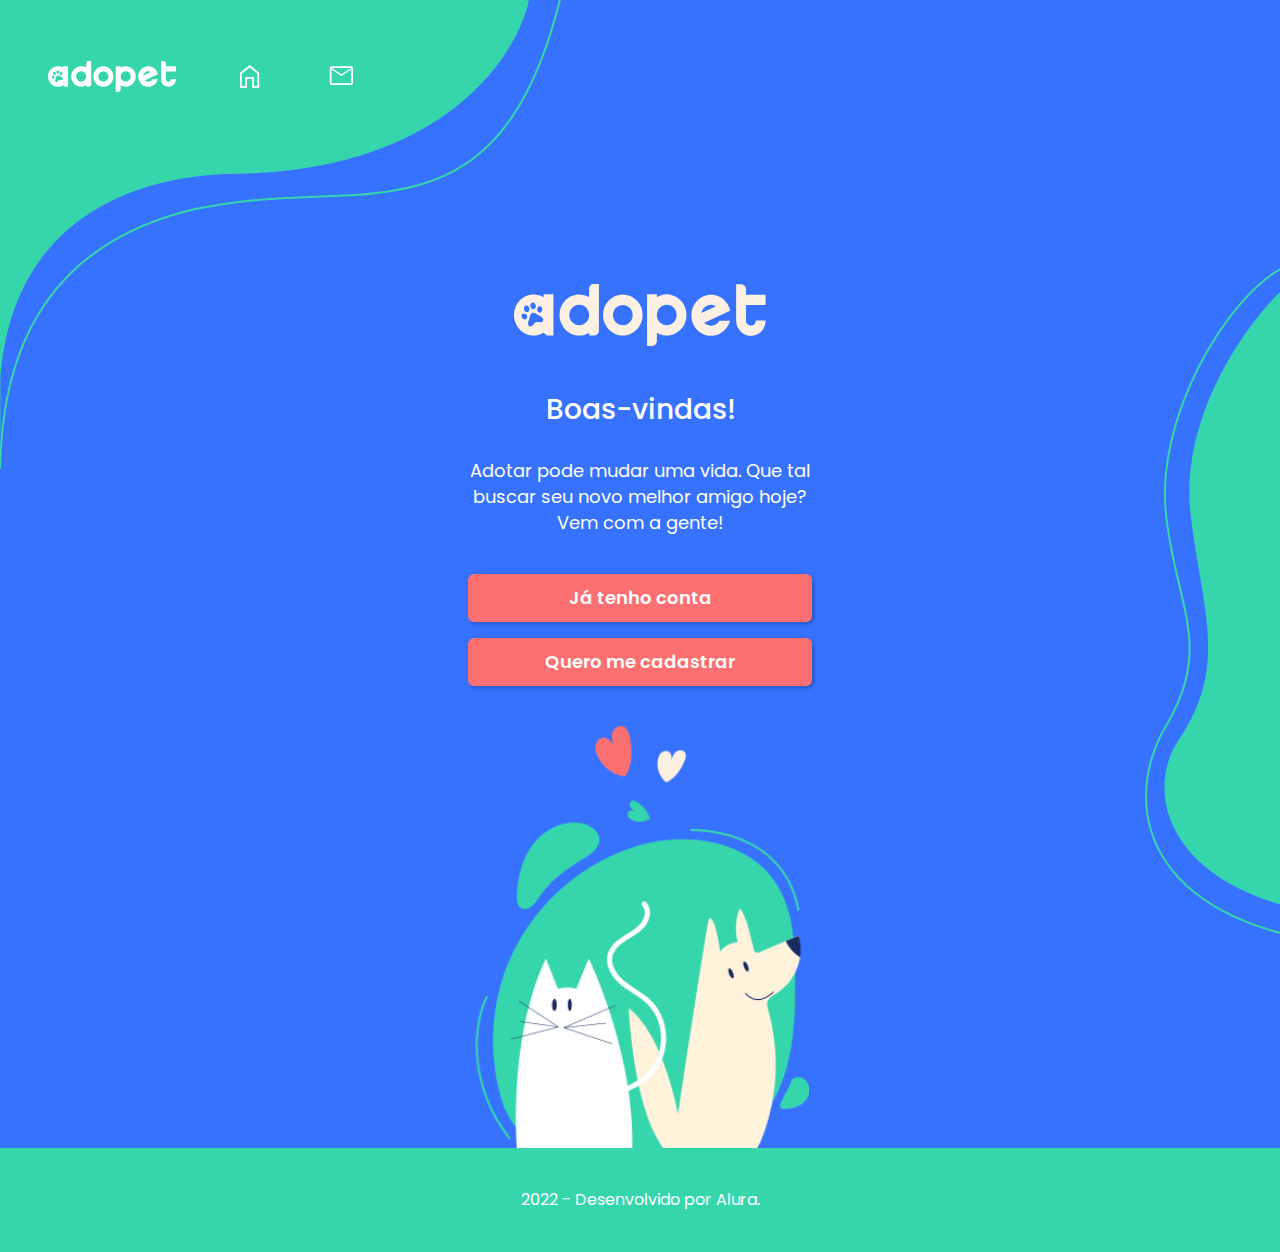
<file: index.html>
<!DOCTYPE html>
<html lang="pt-br">
    <head>
        <meta charset="UTF-8">
        <meta http-equiv="X-UA-Compatible" content="IE=edge">
        <meta name="viewport" content="width=device-width, initial-scale=1.0">
        <title>  Inicial | Adopet</title>
        <link rel="shortcut icon" href="assets/img/icones/icone-adopet.png">
        <link rel="preconnect" href="https://fonts.googleapis.com">
        <link rel="preconnect" href="https://fonts.gstatic.com" crossorigin>
        <link href="https://fonts.googleapis.com/css2?family=Poppins:wght@400;500;600;700&display=swap" rel="stylesheet">
        <link rel="stylesheet" href="assets/css/base/base.css">
        <link rel="stylesheet" href="assets/css/inicial.css">
        <link rel="stylesheet" href="assets/css/componentes/cabecalho.css">
        <link rel="stylesheet" href="assets/css/componentes/botoes.css">
        <link rel="stylesheet" href="assets/css/componentes/rodape.css">
    </head>
    <body>
        <header class="cabecalho">
            <nav class="menu">
                <img src="assets/img/Logo-menu.svg" alt="Logo da Adopet" class="cabecalho__logo">
                <a href="index.html" class="cabecalho__icone--casa">
                    <svg class="menu__link" width="20" height="23" viewBox="0 0 20 23" xmlns="http://www.w3.org/2000/svg">
                        <path d="M0 23V7.66667L9.66 0L19.2 7.66667V23H12.18V13.8958H6.99V23H0ZM1.8 21.0833H5.19V11.9792H13.98V21.0833H17.4V8.625L9.66 2.39583L1.8 8.625V21.0833Z"/>
                    </svg>
                </a>
                <a href="mensagem.html" class="cabecalho__icone--mail">
                    <svg class="menu__link" width="24" height="20" viewBox="0 0 24 20" xmlns="http://www.w3.org/2000/svg">
                        <path d="M2.54206 19.0073C2.07928 19.0073 1.67435 18.8304 1.32727 18.4767C0.980182 18.1231 0.806641 17.7104 0.806641 17.2388V1.91247C0.806641 1.44089 0.980182 1.02826 1.32727 0.674571C1.67435 0.320886 2.07928 0.144043 2.54206 0.144043H22.2101C22.6729 0.144043 23.0778 0.320886 23.4249 0.674571C23.772 1.02826 23.9455 1.44089 23.9455 1.91247V17.2388C23.9455 17.7104 23.772 18.1231 23.4249 18.4767C23.0778 18.8304 22.6729 19.0073 22.2101 19.0073H2.54206ZM12.3761 10.1062L2.54206 3.53353V17.2388H22.2101V3.53353L12.3761 10.1062ZM12.3761 8.33776L22.0944 1.91247H2.68668L12.3761 8.33776ZM2.54206 3.53353V1.91247V3.53353V17.2388V3.53353Z"/>
                    </svg>
                </a>
            </nav>
        </header>
        <main>
            <section class="chamada">
                <img src="assets/img/Logo.svg" alt="Logo da Adopet" class="chamada__logo">
                <h1 class="titulo">Boas-vindas!</h1>
                <p class="texto chamada__texto--mobile">Que tal mudar sua vida adotando seu novo melhor amigo? Vem com a gente!</p>
                <p class="texto chamada__texto--tablet">Adotar pode mudar uma vida. Que tal buscar seu novo melhor amigo hoje? Vem com a gente!</p>
                <a href="login.html" class="botao botao--grande" aria-label="Link página de login">Já tenho conta</a>
                <a href="cadastro.html" class="botao botao--grande" aria-label="Link página de cadastro">Quero me cadastrar</a>
                <img src="assets/img/imagem-inicial.png" alt="Ilustração da página inicial" class="chamada__imagem">
            </section>
        </main>
        <footer class="rodape">
            <p class="rodape__texto">2022 - Desenvolvido por Alura.</p>
        </footer>
    </body>
</html>
</file>
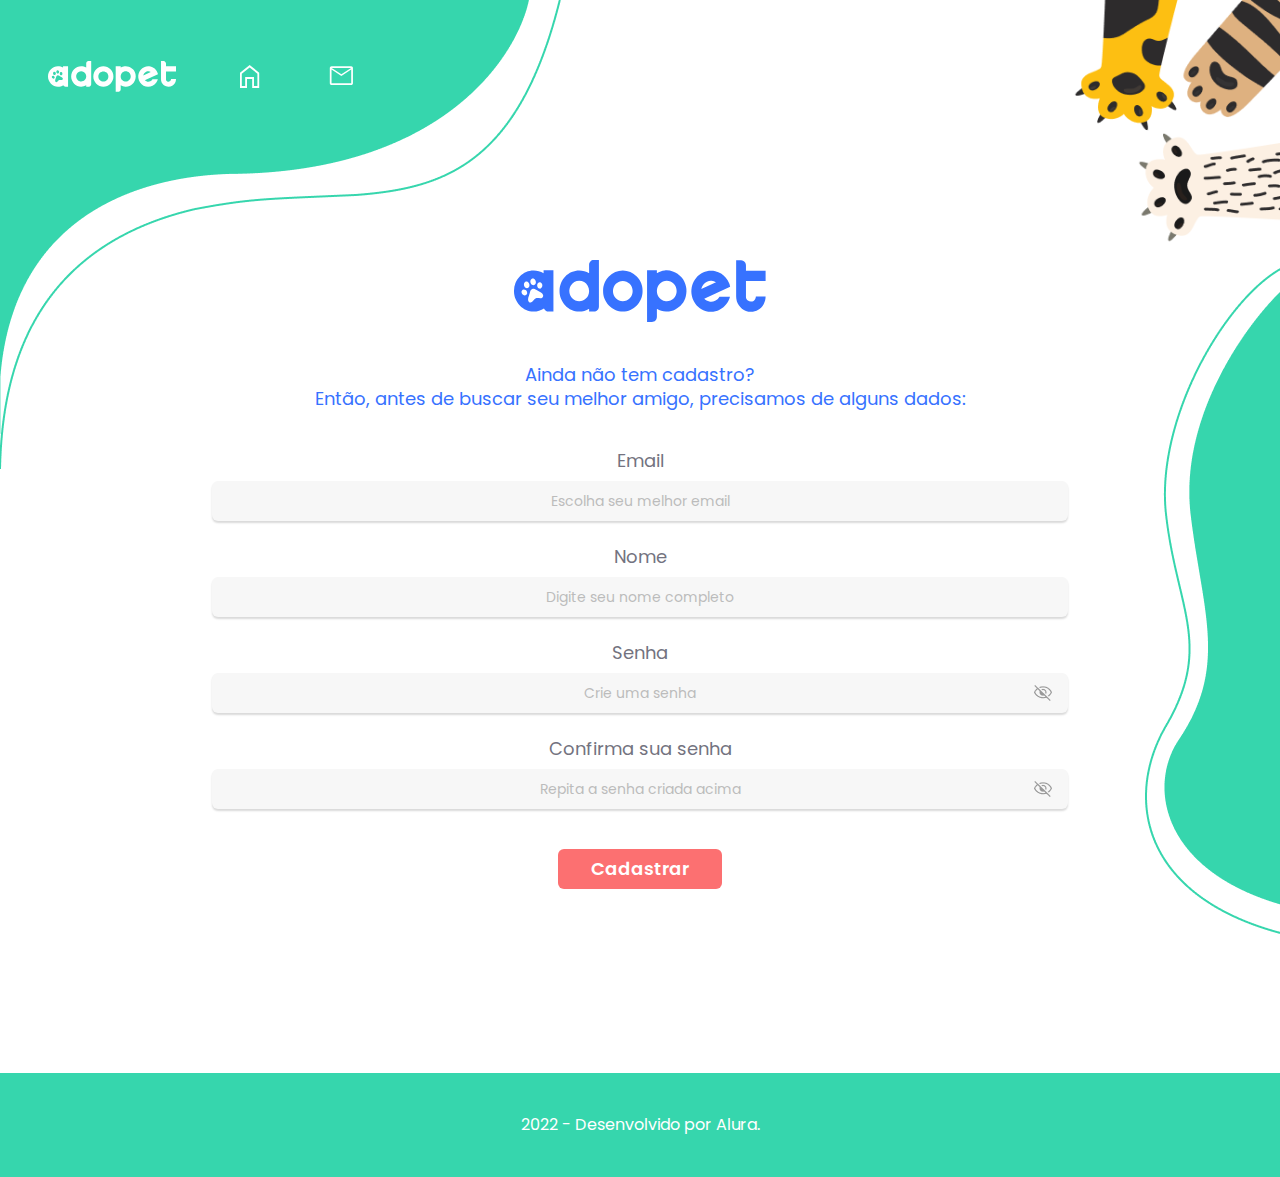
<file: cadastro.html>
<!DOCTYPE html>
<html lang="pt-br">
    <head>
        <meta charset="UTF-8">
        <meta http-equiv="X-UA-Compatible" content="IE=edge">
        <meta name="viewport" content="width=device-width, initial-scale=1.0">
        <title>Cadastro | Adopet</title>
        <link rel="shortcut icon" href="assets/img/icones/icone-adopet.png">
        <link rel="preconnect" href="https://fonts.googleapis.com">
        <link rel="preconnect" href="https://fonts.gstatic.com" crossorigin>
        <link href="https://fonts.googleapis.com/css2?family=Poppins:wght@400;500;600;700&display=swap" rel="stylesheet">
        <link rel="stylesheet" href="assets/css/base/base.css">
        <link rel="stylesheet" href="assets/css/cadastro.css">
        <link rel="stylesheet" href="assets/css/componentes/cabecalho.css">
        <link rel="stylesheet" href="assets/css/componentes/botoes.css">
        <link rel="stylesheet" href="assets/css/componentes/input.css">
        <link rel="stylesheet" href="assets/css/componentes/rodape.css">
    </head>
    <body>
        <header class="cabecalho">
            <nav class="menu">
                <img src="assets/img/Logo-menu.svg" alt="Logo da Adopet" class="cabecalho__logo">
                <a href="index.html" class="cabecalho__icone--casa">
                    <svg class="menu__link" width="20" height="23" viewBox="0 0 20 23" xmlns="http://www.w3.org/2000/svg">
                        <path d="M0 23V7.66667L9.66 0L19.2 7.66667V23H12.18V13.8958H6.99V23H0ZM1.8 21.0833H5.19V11.9792H13.98V21.0833H17.4V8.625L9.66 2.39583L1.8 8.625V21.0833Z"/>
                    </svg>
                </a>
                <a href="mensagem.html" class="cabecalho__icone--mail">
                    <svg class="menu__link" width="24" height="20" viewBox="0 0 24 20" xmlns="http://www.w3.org/2000/svg">
                        <path d="M2.54206 19.0073C2.07928 19.0073 1.67435 18.8304 1.32727 18.4767C0.980182 18.1231 0.806641 17.7104 0.806641 17.2388V1.91247C0.806641 1.44089 0.980182 1.02826 1.32727 0.674571C1.67435 0.320886 2.07928 0.144043 2.54206 0.144043H22.2101C22.6729 0.144043 23.0778 0.320886 23.4249 0.674571C23.772 1.02826 23.9455 1.44089 23.9455 1.91247V17.2388C23.9455 17.7104 23.772 18.1231 23.4249 18.4767C23.0778 18.8304 22.6729 19.0073 22.2101 19.0073H2.54206ZM12.3761 10.1062L2.54206 3.53353V17.2388H22.2101V3.53353L12.3761 10.1062ZM12.3761 8.33776L22.0944 1.91247H2.68668L12.3761 8.33776ZM2.54206 3.53353V1.91247V3.53353V17.2388V3.53353Z"/>
                    </svg>
                </a>
            </nav>
        </header>
        <main>
            <section class="cadastro">
                <img src="assets/img/logo-menor.svg" alt="Logo da Adopet" class="cadastro__logo">
                <h1 class="cadastro__titulo">Ainda não tem cadastro?</h1>
                <p class="texto">Então, antes de buscar seu melhor amigo, precisamos de alguns dados:</p>
                <form action="#" class="cadastro__formulario">
                    <label for="mail" class="input__rotulo">Email</label>
                    <input id="mail" type="email" class="input" placeholder="Escolha seu melhor email">
                    <label for="nome" class="input__rotulo">Nome</label>
                    <input id="nome" type="text" class="input" placeholder="Digite seu nome completo">
                    <label for="senha" class="input__rotulo">Senha</label>
                    <input id="senha" type="password" class="input input__icone--senha" placeholder="Crie uma senha">
                    <label for="senha-validacao" class="input__rotulo">Confirma sua senha</label>
                    <input id="senha-validacao" type="password" class="input input__icone--senha" placeholder="Repita a senha criada acima">
                    <button type="submit" class="botao">Cadastrar</button>
                </form>
            </section>
        </main>
        <footer class="rodape">
            <p class="rodape__texto">2022 - Desenvolvido por Alura.</p>
        </footer>
    </body>
</html>
</file>
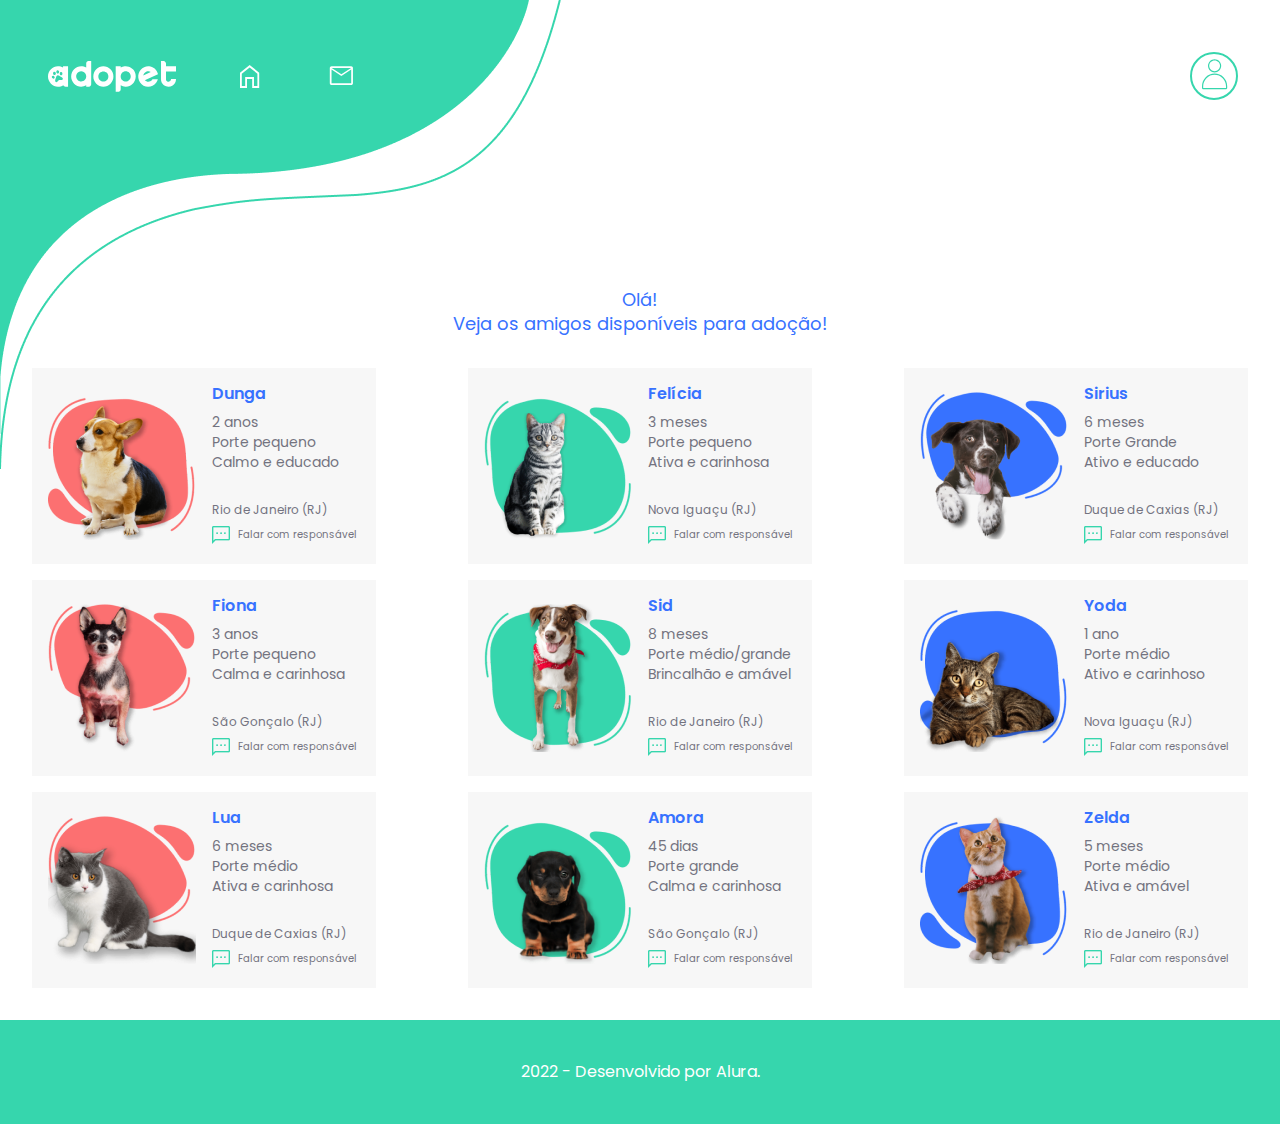
<file: home.html>
<!DOCTYPE html>
<html lang="pt-br">
    <head>
        <meta charset="UTF-8">
        <meta http-equiv="X-UA-Compatible" content="IE=edge">
        <meta name="viewport" content="width=device-width, initial-scale=1.0">
        <title>Home | Adopet</title>
        <link rel="shortcut icon" href="assets/img/icones/icone-adopet.png">
        <link rel="preconnect" href="https://fonts.googleapis.com">
        <link rel="preconnect" href="https://fonts.gstatic.com" crossorigin>
        <link href="https://fonts.googleapis.com/css2?family=Poppins:wght@400;500;600;700&display=swap" rel="stylesheet">
        <link rel="stylesheet" href="assets/css/base/base.css">
        <link rel="stylesheet" href="assets/css/home.css">
        <link rel="stylesheet" href="assets/css/componentes/cabecalho.css">
        <link rel="stylesheet" href="assets/css/componentes/card.css">
        <link rel="stylesheet" href="assets/css/componentes/rodape.css">
    </head>
    <body>
        <header class="cabecalho">
            <nav class="menu">
                <img src="assets/img/Logo-menu.svg" alt="Logo da Adopet" class="cabecalho__logo">
                <a href="index.html" class="cabecalho__icone--casa">
                    <svg class="menu__link" width="20" height="23" viewBox="0 0 20 23" xmlns="http://www.w3.org/2000/svg">
                        <path d="M0 23V7.66667L9.66 0L19.2 7.66667V23H12.18V13.8958H6.99V23H0ZM1.8 21.0833H5.19V11.9792H13.98V21.0833H17.4V8.625L9.66 2.39583L1.8 8.625V21.0833Z"/>
                    </svg>
                </a>
                <a href="mensagem.html" class="cabecalho__icone--mail">
                    <svg class="menu__link" width="24" height="20" viewBox="0 0 24 20" xmlns="http://www.w3.org/2000/svg">
                        <path d="M2.54206 19.0073C2.07928 19.0073 1.67435 18.8304 1.32727 18.4767C0.980182 18.1231 0.806641 17.7104 0.806641 17.2388V1.91247C0.806641 1.44089 0.980182 1.02826 1.32727 0.674571C1.67435 0.320886 2.07928 0.144043 2.54206 0.144043H22.2101C22.6729 0.144043 23.0778 0.320886 23.4249 0.674571C23.772 1.02826 23.9455 1.44089 23.9455 1.91247V17.2388C23.9455 17.7104 23.772 18.1231 23.4249 18.4767C23.0778 18.8304 22.6729 19.0073 22.2101 19.0073H2.54206ZM12.3761 10.1062L2.54206 3.53353V17.2388H22.2101V3.53353L12.3761 10.1062ZM12.3761 8.33776L22.0944 1.91247H2.68668L12.3761 8.33776ZM2.54206 3.53353V1.91247V3.53353V17.2388V3.53353Z"/>
                    </svg>
                </a>
                <a href="perfil.html" class="cabecalho__icone--usuario"><img src="assets/img/icones/usuario.svg" alt="Ícone Usuário"></a>
            </nav>
        </header>
        <main>
            <section>
                <p class="texto home__titulo">Olá! Veja os amigos disponíveis para adoção!</p>
                <p class="texto home__titulo--tablet">Olá!<br>Veja os amigos disponíveis para adoção!</p>
            </section>
            <section class="home">
                <article class="card">
                    <img src="assets/img/Dunga.png" alt="Foto do cachorro dunga" class="card__imagem">
                    <div class="card__conteudo">
                        <p class="card__titulo">Dunga</p>
                        <p class="card__texto">2 anos</p>
                        <p class="card__texto">Porte pequeno</p>
                        <p class="card__texto">Calmo e educado</p>
                        <p class="card__local">Rio de Janeiro (RJ)</p>
                        <a href="#" class="card__responsavel">
                            <span class="card__responsavel--icone"></span>
                            Falar com responsável
                        </a>
                    </div>
                </article>
                <article class="card">
                    <img src="assets/img/Felícia.png" alt="Foto da gata Felícia" class="card__imagem">
                    <div class="card__conteudo">
                        <p class="card__titulo">Felícia</p>
                        <p class="card__texto">3 meses</p>
                        <p class="card__texto">Porte pequeno</p>
                        <p class="card__texto">Ativa e carinhosa</p>
                        <p class="card__local">Nova Iguaçu (RJ)</p>
                        <a href="#" class="card__responsavel">
                            <span class="card__responsavel--icone"></span>
                            Falar com responsável
                        </a>
                    </div>
                </article>
                <article class="card">
                    <img src="assets/img/sirius.png" alt="Foto do cachorro Sirius" class="card__imagem">
                    <div class="card__conteudo">
                        <p class="card__titulo">Sirius</p>
                        <p class="card__texto">6 meses</p>
                        <p class="card__texto">Porte Grande</p>
                        <p class="card__texto">Ativo e educado</p>
                        <p class="card__local">Duque de Caxias (RJ)</p>
                        <a href="#" class="card__responsavel">
                            <span class="card__responsavel--icone"></span>
                            Falar com responsável
                        </a>
                    </div>
                </article>
                <article class="card">
                    <img src="assets/img/Fiona.png" alt="Foto da cadela Fiona" class="card__imagem">
                    <div class="card__conteudo">
                        <p class="card__titulo">Fiona</p>
                        <p class="card__texto">3 anos</p>
                        <p class="card__texto">Porte pequeno</p>
                        <p class="card__texto">Calma e carinhosa</p>
                        <p class="card__local">São Gonçalo (RJ)</p>
                        <a href="#" class="card__responsavel">
                            <span class="card__responsavel--icone"></span>
                            Falar com responsável
                        </a>
                    </div>
                </article>
                <article class="card">
                    <img src="assets/img/Sid.png" alt="Foto do canhorro Sid" class="card__imagem">
                    <div class="card__conteudo">
                        <p class="card__titulo">Sid</p>
                        <p class="card__texto">8 meses</p>
                        <p class="card__texto">Porte médio/grande</p>
                        <p class="card__texto">Brincalhão e amável</p>
                        <p class="card__local">Rio de Janeiro (RJ)</p>
                        <a href="#" class="card__responsavel">
                            <span class="card__responsavel--icone"></span>
                            Falar com responsável
                        </a>
                    </div>
                </article>
                <article class="card">
                    <img src="assets/img/Yoda.png" alt="Foto do gato Yoda" class="card__imagem">
                    <div class="card__conteudo">
                        <p class="card__titulo">Yoda</p>
                        <p class="card__texto">1 ano</p>
                        <p class="card__texto">Porte médio</p>
                        <p class="card__texto">Ativo e carinhoso</p>
                        <p class="card__local">Nova Iguaçu (RJ)</p>
                        <a href="#" class="card__responsavel">
                            <span class="card__responsavel--icone"></span>
                            Falar com responsável
                        </a>
                    </div>
                </article>
                <article class="card">
                    <img src="assets/img/Lua.png" alt="Foto da gata Lua" class="card__imagem">
                    <div class="card__conteudo">
                        <p class="card__titulo">Lua</p>
                        <p class="card__texto">6 meses</p>
                        <p class="card__texto">Porte médio</p>
                        <p class="card__texto">Ativa e carinhosa</p>
                        <p class="card__local">Duque de Caxias (RJ)</p>
                        <a href="#" class="card__responsavel">
                            <span class="card__responsavel--icone"></span>
                            Falar com responsável
                        </a>
                    </div>
                </article>
                <article class="card">
                    <img src="assets/img/Amora.png" alt="Foto da cadela Amora" class="card__imagem">
                    <div class="card__conteudo">
                        <p class="card__titulo">Amora</p>
                        <p class="card__texto">45 dias</p>
                        <p class="card__texto">Porte grande</p>
                        <p class="card__texto">Calma e carinhosa</p>
                        <p class="card__local">São Gonçalo (RJ)</p>
                        <a href="#" class="card__responsavel">
                            <span class="card__responsavel--icone"></span>
                            Falar com responsável
                        </a>
                    </div>
                </article>
                <article class="card">
                    <img src="assets/img/Zelda.png" alt="Foto da gata Zelda" class="card__imagem">
                    <div class="card__conteudo">
                        <p class="card__titulo">Zelda</p>
                        <p class="card__texto">5 meses</p>
                        <p class="card__texto">Porte médio</p>
                        <p class="card__texto">Ativa e amável</p>
                        <p class="card__local">Rio de Janeiro (RJ)</p>
                        <a href="#" class="card__responsavel">
                            <span class="card__responsavel--icone"></span>
                            Falar com responsável
                        </a>
                    </div>
                </article>
            </section>
        </main>
        <footer class="rodape">
            <p class="rodape__texto">2022 - Desenvolvido por Alura.</p>
        </footer>
    </body>
</html>
</file>
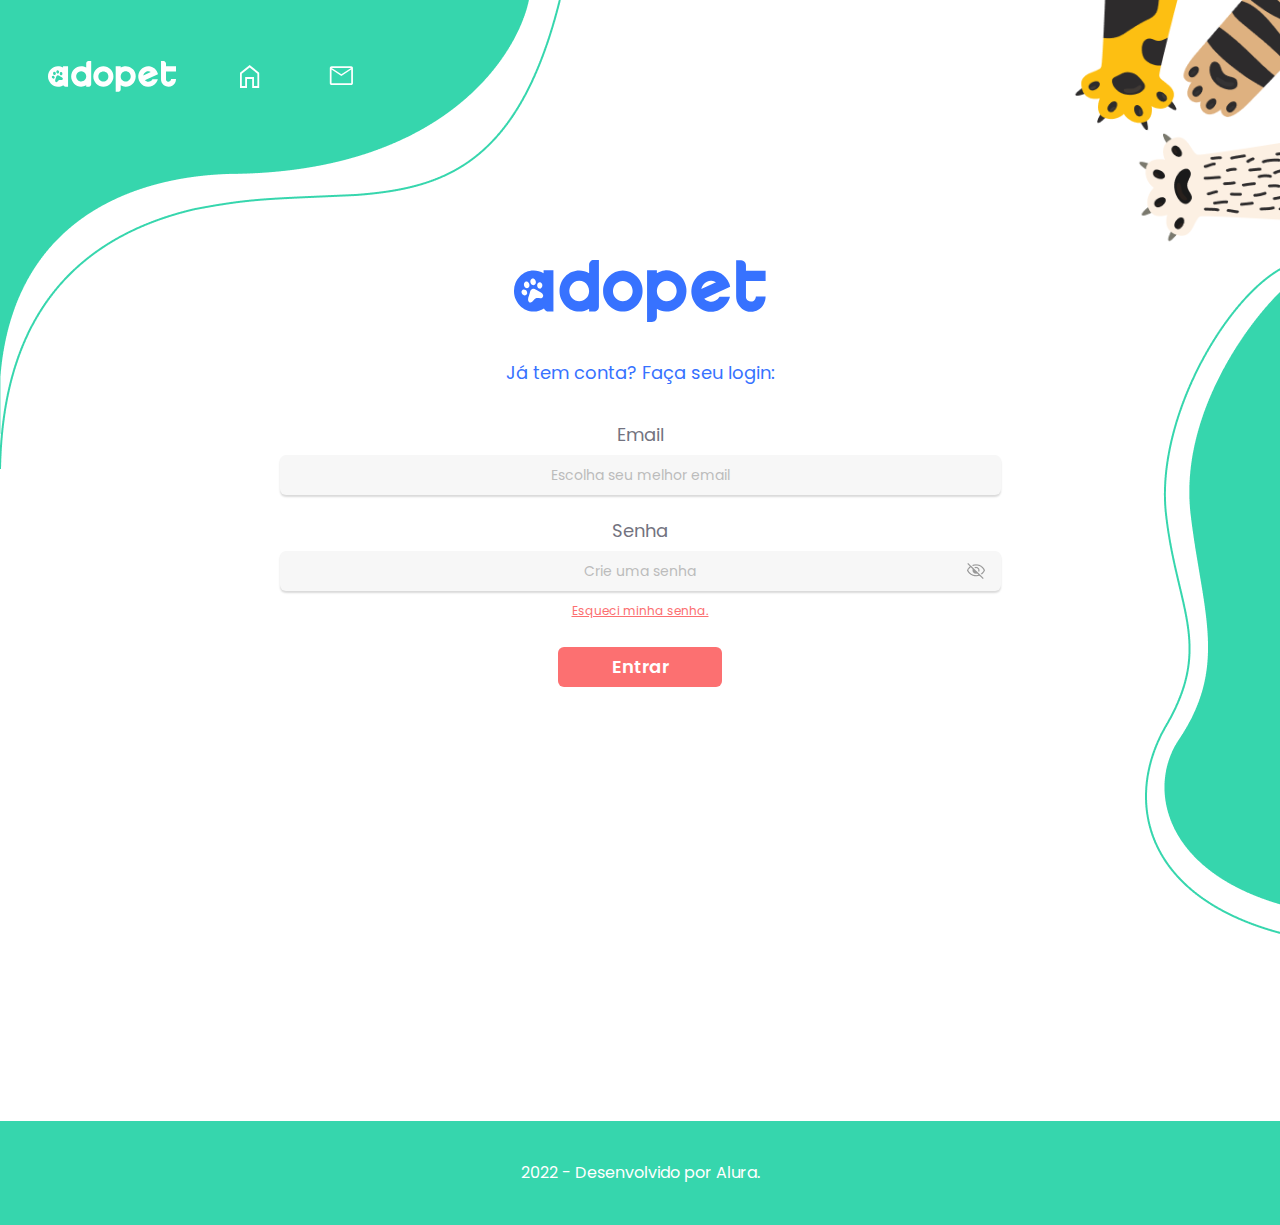
<file: login.html>
<!DOCTYPE html>
<html lang="pt-br">
    <head>
        <meta charset="UTF-8">
        <meta http-equiv="X-UA-Compatible" content="IE=edge">
        <meta name="viewport" content="width=device-width, initial-scale=1.0">
        <title>Login | Adopet</title>
        <link rel="shortcut icon" href="assets/img/icones/icone-adopet.png">
        <link rel="preconnect" href="https://fonts.googleapis.com">
        <link rel="preconnect" href="https://fonts.gstatic.com" crossorigin>
        <link href="https://fonts.googleapis.com/css2?family=Poppins:wght@400;500;600;700&display=swap" rel="stylesheet">
        <link rel="stylesheet" href="assets/css/base/base.css">
        <link rel="stylesheet" href="assets/css/login.css">
        <link rel="stylesheet" href="assets/css/componentes/cabecalho.css">
        <link rel="stylesheet" href="assets/css/componentes/botoes.css">
        <link rel="stylesheet" href="assets/css/componentes/input.css">
        <link rel="stylesheet" href="assets/css/componentes/rodape.css">
    </head>
    <body>
        <header class="cabecalho">
            <nav class="menu">
                <img src="assets/img/Logo-menu.svg" alt="Logo da Adopet" class="cabecalho__logo">
                <a href="index.html" class="cabecalho__icone--casa">
                    <svg class="menu__link" width="20" height="23" viewBox="0 0 20 23" xmlns="http://www.w3.org/2000/svg">
                        <path d="M0 23V7.66667L9.66 0L19.2 7.66667V23H12.18V13.8958H6.99V23H0ZM1.8 21.0833H5.19V11.9792H13.98V21.0833H17.4V8.625L9.66 2.39583L1.8 8.625V21.0833Z"/>
                    </svg>
                </a>
                <a href="mensagem.html" class="cabecalho__icone--mail">
                    <svg class="menu__link" width="24" height="20" viewBox="0 0 24 20" xmlns="http://www.w3.org/2000/svg">
                        <path d="M2.54206 19.0073C2.07928 19.0073 1.67435 18.8304 1.32727 18.4767C0.980182 18.1231 0.806641 17.7104 0.806641 17.2388V1.91247C0.806641 1.44089 0.980182 1.02826 1.32727 0.674571C1.67435 0.320886 2.07928 0.144043 2.54206 0.144043H22.2101C22.6729 0.144043 23.0778 0.320886 23.4249 0.674571C23.772 1.02826 23.9455 1.44089 23.9455 1.91247V17.2388C23.9455 17.7104 23.772 18.1231 23.4249 18.4767C23.0778 18.8304 22.6729 19.0073 22.2101 19.0073H2.54206ZM12.3761 10.1062L2.54206 3.53353V17.2388H22.2101V3.53353L12.3761 10.1062ZM12.3761 8.33776L22.0944 1.91247H2.68668L12.3761 8.33776ZM2.54206 3.53353V1.91247V3.53353V17.2388V3.53353Z"/>
                    </svg>
                </a>
            </nav>
        </header>
        <main>
            <section class="login">
                <img src="assets/img/logo-menor.svg" alt="Logo da Adopet" class="login__logo">
                <h1 class="login__titulo">Já tem conta? Faça seu login:</h1>
                <form action="#" class="login__formulario">
                    <label for="mail" class="input__rotulo">Email</label>
                    <input id="mail" type="email" class="input" placeholder="Escolha seu melhor email">
                    <label for="senha" class="input__rotulo">Senha</label>
                    <input id="senha" type="password" class="input input__icone--senha" placeholder="Crie uma senha">
                    <a href="#" class="login__link">Esqueci minha senha.</a>
                    <button type="submit" class="botao">Entrar</button>
                </form>
            </section>
        </main>
        <footer class="rodape">
            <p class="rodape__texto">2022 - Desenvolvido por Alura.</p>
        </footer>
    </body>
</html>
</file>
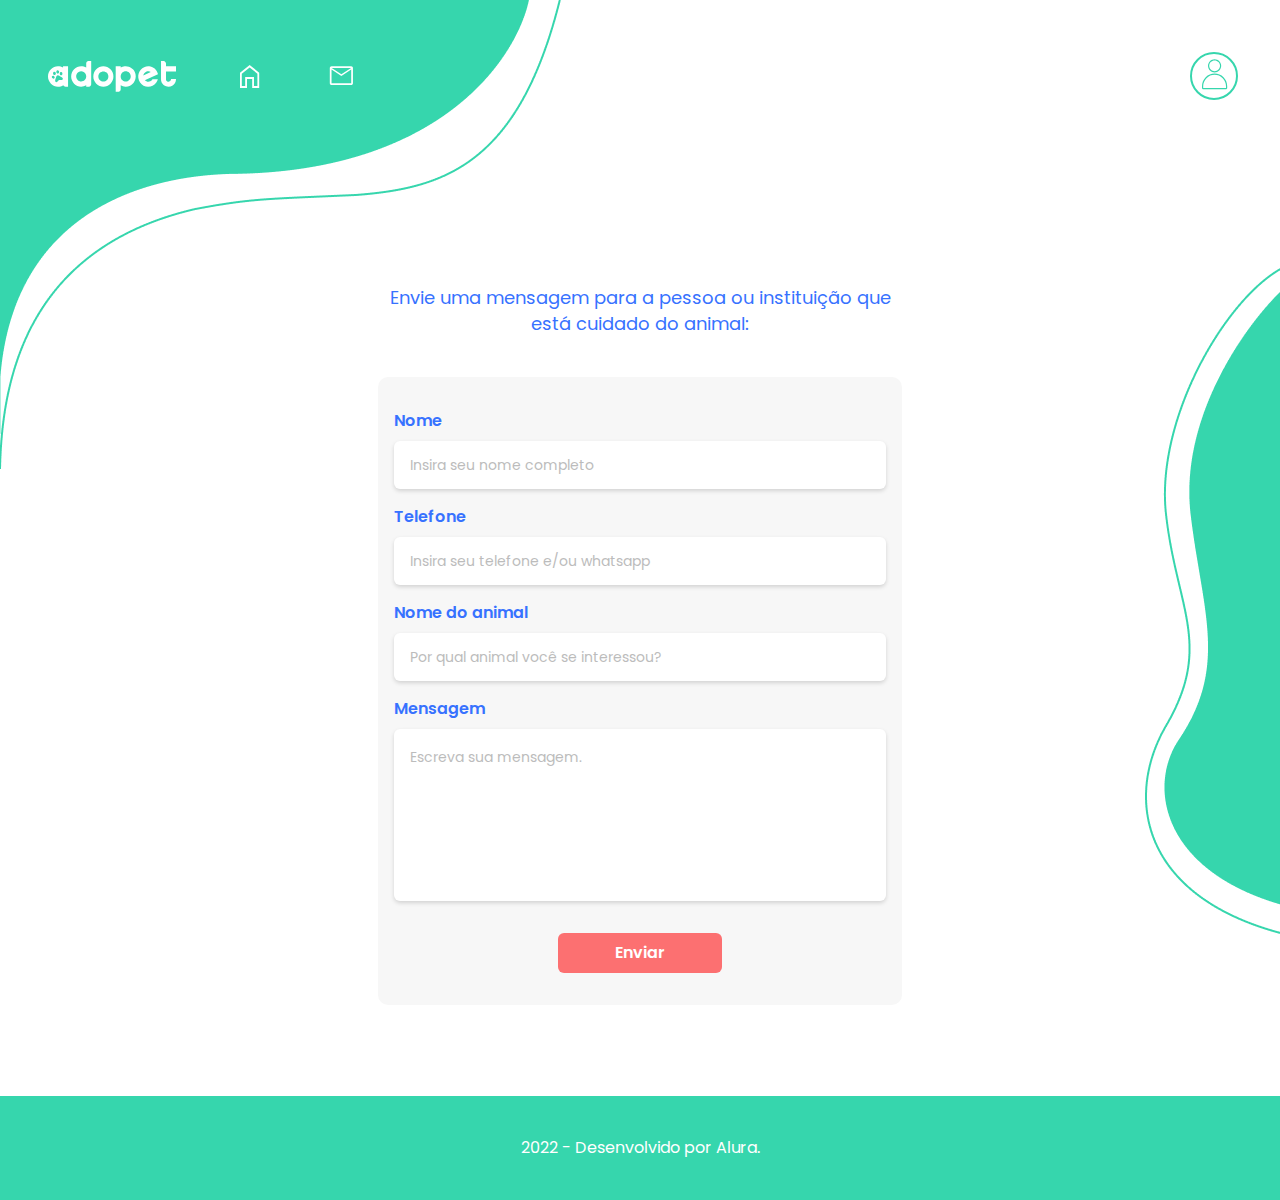
<file: mensagem.html>
<!DOCTYPE html>
<html lang="pt-br">
    <head>
        <meta charset="UTF-8">
        <meta http-equiv="X-UA-Compatible" content="IE=edge">
        <meta name="viewport" content="width=device-width, initial-scale=1.0">
        <title>Mensagem | Adopet</title>
        <link rel="shortcut icon" href="assets/img/icones/icone-adopet.png">
        <link rel="preconnect" href="https://fonts.googleapis.com">
        <link rel="preconnect" href="https://fonts.gstatic.com" crossorigin>
        <link href="https://fonts.googleapis.com/css2?family=Poppins:wght@400;500;600;700&display=swap" rel="stylesheet">
        <link rel="stylesheet" href="assets/css/base/base.css">
        <link rel="stylesheet" href="assets/css/mensagem.css">
        <link rel="stylesheet" href="assets/css/componentes/cabecalho.css">
        <link rel="stylesheet" href="assets/css/componentes/formulario.css">
        <link rel="stylesheet" href="assets/css/componentes/input.css">
        <link rel="stylesheet" href="assets/css/componentes/botoes.css">
        <link rel="stylesheet" href="assets/css/componentes/rodape.css">
    </head>
    <body>
        <header class="cabecalho">
            <nav class="menu">
                <img src="assets/img/Logo-menu.svg" alt="Logo da Adopet" class="cabecalho__logo">
                <a href="index.html" class="cabecalho__icone--casa">
                    <svg class="menu__link" width="20" height="23" viewBox="0 0 20 23" xmlns="http://www.w3.org/2000/svg">
                        <path d="M0 23V7.66667L9.66 0L19.2 7.66667V23H12.18V13.8958H6.99V23H0ZM1.8 21.0833H5.19V11.9792H13.98V21.0833H17.4V8.625L9.66 2.39583L1.8 8.625V21.0833Z"/>
                    </svg>
                </a>
                <a href="mensagem.html" class="cabecalho__icone--mail">
                    <svg class="menu__link" width="24" height="20" viewBox="0 0 24 20" xmlns="http://www.w3.org/2000/svg">
                        <path d="M2.54206 19.0073C2.07928 19.0073 1.67435 18.8304 1.32727 18.4767C0.980182 18.1231 0.806641 17.7104 0.806641 17.2388V1.91247C0.806641 1.44089 0.980182 1.02826 1.32727 0.674571C1.67435 0.320886 2.07928 0.144043 2.54206 0.144043H22.2101C22.6729 0.144043 23.0778 0.320886 23.4249 0.674571C23.772 1.02826 23.9455 1.44089 23.9455 1.91247V17.2388C23.9455 17.7104 23.772 18.1231 23.4249 18.4767C23.0778 18.8304 22.6729 19.0073 22.2101 19.0073H2.54206ZM12.3761 10.1062L2.54206 3.53353V17.2388H22.2101V3.53353L12.3761 10.1062ZM12.3761 8.33776L22.0944 1.91247H2.68668L12.3761 8.33776ZM2.54206 3.53353V1.91247V3.53353V17.2388V3.53353Z"/>
                    </svg>
                </a>
                <a href="perfil.html" class="cabecalho__icone--usuario"><img src="assets/img/icones/usuario.svg" alt="Ícone Usuário"></a>
            </nav>
        </header>
        <main>
            <section class="mensagem">
                <h1 class="mensagem__titulo">Envie uma mensagem para a pessoa ou instituição que está cuidado do animal:</h1>
                <form action="#" class="formulario">
                    <label for="nome" class="input__rotulo input__rotulo--alternativo">Nome</label>
                    <input id="nome" type="text" class="input input--alternativo" placeholder="Insira seu nome completo">
                    <label for="fone" class="input__rotulo input__rotulo--alternativo">Telefone</label>
                    <input id="fone" type="tel" class="input input--alternativo" placeholder="Insira seu telefone e/ou whatsapp">
                    <label for="nome-animal" class="input__rotulo input__rotulo--alternativo">Nome do animal</label>
                    <input id="nome-animal" type="text" class="input input--alternativo" placeholder="Por qual animal você se interessou?">
                    <label for="mensagem" class="input__rotulo input__rotulo--alternativo input__rotulo--text-area">Mensagem</label>
                    <textarea id="mensagem" rows="6" class="input input--alternativo input--text-area" placeholder="Escreva sua mensagem."></textarea>
                    <button type="submit" class="botao mensagem__botao">Enviar</button>                    
                </form>
            </section>
        </main>
        <footer class="rodape">
            <p class="rodape__texto">2022 - Desenvolvido por Alura.</p>
        </footer>
    </body>
</html>
</file>
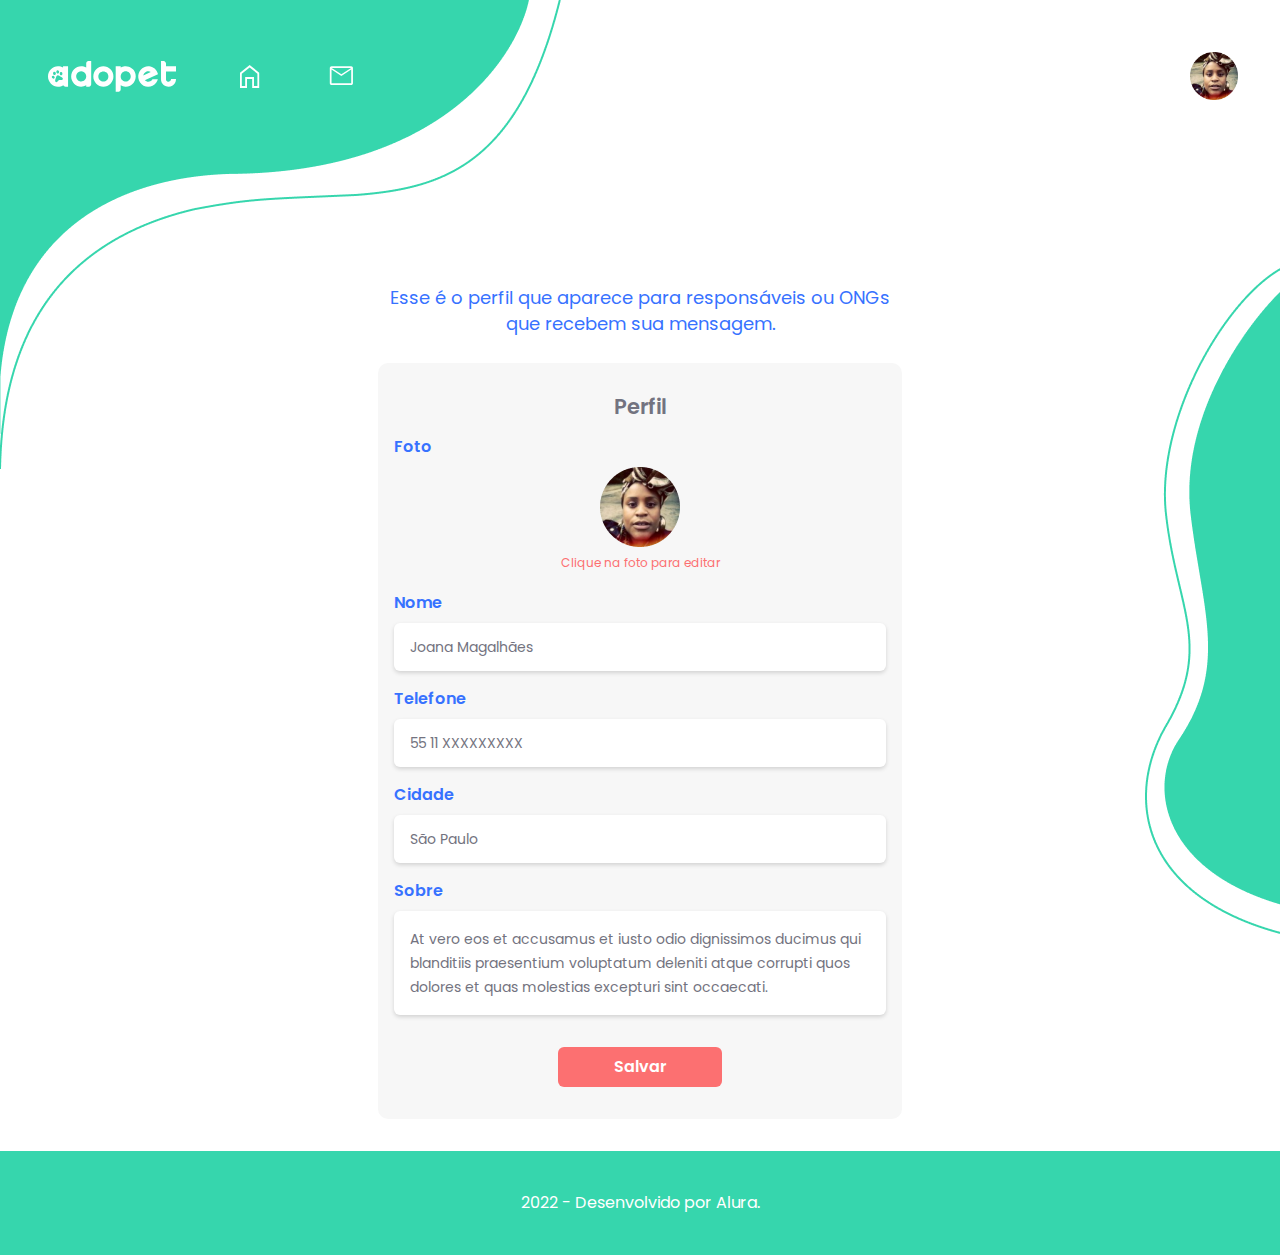
<file: perfil.html>
<!DOCTYPE html>
<html lang="pt-br">
    <head>
        <meta charset="UTF-8">
        <meta http-equiv="X-UA-Compatible" content="IE=edge">
        <meta name="viewport" content="width=device-width, initial-scale=1.0">
        <title>Perfil | Adopet</title>
        <link rel="shortcut icon" href="assets/img/icones/icone-adopet.png">
        <link rel="preconnect" href="https://fonts.googleapis.com">
        <link rel="preconnect" href="https://fonts.gstatic.com" crossorigin>
        <link href="https://fonts.googleapis.com/css2?family=Poppins:wght@400;500;600;700&display=swap" rel="stylesheet">
        <link rel="stylesheet" href="assets/css/base/base.css">
        <link rel="stylesheet" href="assets/css/perfil.css">
        <link rel="stylesheet" href="assets/css/componentes/cabecalho.css">
        <link rel="stylesheet" href="assets/css/componentes/formulario.css">
        <link rel="stylesheet" href="assets/css/componentes/input.css">
        <link rel="stylesheet" href="assets/css/componentes/botoes.css">
        <link rel="stylesheet" href="assets/css/componentes/rodape.css">
    </head>
    <body>
        <header class="cabecalho">
            <nav class="menu">
                <img src="assets/img/Logo-menu.svg" alt="Logo da Adopet" class="cabecalho__logo">
                <a href="index.html" class="cabecalho__icone--casa">
                    <svg class="menu__link" width="20" height="23" viewBox="0 0 20 23" xmlns="http://www.w3.org/2000/svg">
                        <path d="M0 23V7.66667L9.66 0L19.2 7.66667V23H12.18V13.8958H6.99V23H0ZM1.8 21.0833H5.19V11.9792H13.98V21.0833H17.4V8.625L9.66 2.39583L1.8 8.625V21.0833Z"/>
                    </svg>
                </a>
                <a href="mensagem.html" class="cabecalho__icone--mail">
                    <svg class="menu__link" width="24" height="20" viewBox="0 0 24 20" xmlns="http://www.w3.org/2000/svg">
                        <path d="M2.54206 19.0073C2.07928 19.0073 1.67435 18.8304 1.32727 18.4767C0.980182 18.1231 0.806641 17.7104 0.806641 17.2388V1.91247C0.806641 1.44089 0.980182 1.02826 1.32727 0.674571C1.67435 0.320886 2.07928 0.144043 2.54206 0.144043H22.2101C22.6729 0.144043 23.0778 0.320886 23.4249 0.674571C23.772 1.02826 23.9455 1.44089 23.9455 1.91247V17.2388C23.9455 17.7104 23.772 18.1231 23.4249 18.4767C23.0778 18.8304 22.6729 19.0073 22.2101 19.0073H2.54206ZM12.3761 10.1062L2.54206 3.53353V17.2388H22.2101V3.53353L12.3761 10.1062ZM12.3761 8.33776L22.0944 1.91247H2.68668L12.3761 8.33776ZM2.54206 3.53353V1.91247V3.53353V17.2388V3.53353Z"/>
                    </svg>
                </a>
                <a href="perfil.html" class="cabecalho__icone--usuario"><img src="assets/img/foto-usuario.png" alt="Ícone Usuário"></a>
            </nav>
        </header>
        <main>
            <section class="perfil">
                <h1 class="perfil__texto">Esse é o perfil que aparece para responsáveis ou ONGs que recebem sua mensagem.</h1>
                <form action="#" class="formulario">
                    <h2 class="perfil__titulo">Perfil</h2>
                    <label for="foto" class="input__rotulo input__rotulo--alternativo">Foto</label>
                    <img id="foto-usuario" src="assets/img/foto-usuario.png" alt="Foto do Usuário" class="perfil__foto-usuario">
                    <p class="perfil__legenda">Clique na foto para editar</p>
                    <label for="nome" class="input__rotulo input__rotulo--alternativo">Nome</label>
                    <input id="nome" type="text" class="input input--alternativo" value="Joana Magalhães">
                    <label for="fone" class="input__rotulo input__rotulo--alternativo">Telefone</label>
                    <input id="fone" type="tel" class="input input--alternativo" value="55 11 XXXXXXXXX">
                    <label for="cidade" class="input__rotulo input__rotulo--alternativo">Cidade</label>
                    <input id="cidade" type="text" class="input input--alternativo" value="São Paulo">
                    <label for="sobre" class="input__rotulo input__rotulo--alternativo input__rotulo--text-area">Sobre</label>
                    <textarea id="sobre" rows="6" class="input input--alternativo input--text-area">At vero eos et accusamus et iusto odio dignissimos ducimus qui blanditiis praesentium voluptatum deleniti atque corrupti quos dolores et quas molestias excepturi sint occaecati.</textarea>
                    <button type="submit" class="botao perfil__botao">Salvar</button>                    
                </form>
            </section>
        </main>
        <footer class="rodape">
            <p class="rodape__texto">2022 - Desenvolvido por Alura.</p>
        </footer>
    </body>
</html>
</file>
<file: assets/css/inicial.css>
body {
    background: 
    url(../img/background-superior.png) no-repeat top left, 
    url(../img/background-direita.png) no-repeat top 200px right, 
    var(--azul);
}

.chamada {
    color: var(--branco);
    text-align: center;

    display: flex;
    flex-direction: column;

    justify-content: flex-start;
    align-items: center;
}

.chamada__logo {
    width: 186.67px;
    height: 46px;

    margin-top: 6.185rem;

    margin-bottom: 1.5rem;
}

.chamada > .titulo {
    margin-bottom: 1rem;
}

.chamada__texto--mobile {
    width: 248px;

    line-height: 24px;
    
    margin-bottom: 1.5rem;

    display: inline-block;
}

.chamada__texto--tablet {
    display: none;
}

.chamada__imagem {
    width: 247.34px;
    height: 312.77px;

    margin-top: 1rem;
}

@media screen and (min-width: 768px) {
    body {
        background: 
        url(../img/background-superior-tablet.png) no-repeat top left, 
        url(../img/background-direita-tablet.png) no-repeat top 268px right, 
        var(--azul);
    }

    .chamada__logo {
        width: 251.59px;
        height: 62px;

        margin-top: 11.5rem;
    
        margin-bottom: 2.5rem;
    }

    .chamada > .titulo {
        margin-bottom: 1.5rem;
    }

    .chamada__texto--mobile {
        display: none;
    }
    
    .chamada__texto--tablet {
        font-size: 18px;
        line-height: 26px;

        width: 344px;
                
        margin-bottom: 2.375rem;

        display: inline-block;
    }

    .chamada__imagem {
        width: 338.28px;
        height: 422px;

        margin-top: 1.5rem;
    }
}

@media screen and (min-width: 1440px) {
    body {
        background: 
        url(../img/background-superior-tablet.png) no-repeat top left, 
        url(../img/background-direita-tablet.png) no-repeat center right, 
        var(--azul);
    }

    .chamada__logo {
        width: 259.71px;
        height: 64px;

        margin-top: 2.75rem;
    }

    .chamada__texto--tablet {
        width: 488px;
                
        margin-bottom: 2rem;
    }

    .chamada__imagem {
        width: 346px;
        height: 431.63px;

        margin-top: 1rem;
    }

}
</file>
<file: assets/css/componentes/cabecalho.css>
.cabecalho {
    padding-top: 2.5rem;
    padding-right: 2.3125rem;
    padding-left: 3rem;

    box-sizing: border-box;

    width: 100%;
}

.menu {
    display: grid;
    grid-template-columns: auto auto 3.66rem auto 1fr auto;
    align-items: center;

    height: 40px;

    box-sizing: border-box;
}

.cabecalho__logo {
    display: none;

    line-height: 0;

    margin-right: 4rem;

    grid-column: 1 / 1;
}

.cabecalho__icone--casa {
    line-height: 0;

    grid-column: 2 / 2;
}

.cabecalho__icone--mail {
    line-height: 0;

    grid-column: 4 / 4;
}

.cabecalho__icone--usuario {
    width: 40px;
    height: 40px;

    line-height: 0;

    grid-column: 6 / 6;
}

.menu__link {
    fill: var(--branco);
}

.menu__link:hover {
    fill: var(--coral);
}

@media screen and (min-width: 768px) {
    .cabecalho {
        padding-top: 3.25rem;
        padding-right: 2.625rem;
        padding-left: 3rem;
    }
    
    .menu {
        grid-template-columns: auto auto 4.3rem auto 1fr auto;
    
        height: 48px;
    }

    .cabecalho__logo {
        display: inline-block;
    }

    .cabecalho__icone--usuario {
        width: 48px;
        height: 48px;
    }
}

@media screen and (min-width: 1440px) {
    .cabecalho {
        padding-top: 2.875rem;
        padding-right: 10.875rem;
        padding-left: 10rem;
    }

    .menu {
        grid-template-columns: auto auto 2.05rem auto 1fr auto;
    
        height: 56px;
    }

    .cabecalho__logo {
        margin-right: 3rem;
    }

    .cabecalho__icone--usuario {
        width: 56px;
        height: 56px;
    }
}
</file>
<file: assets/css/componentes/botoes.css>
.botao {
    background-color: var(--coral);

    text-align: center;
    font-family: inherit;
    font-size: var(--tamanho-corpo);
    font-weight: var(--peso-destaque);
    color: var(--branco);
    line-height: 24px;

    width: 148px;
    height: 40px;

    padding-top: 0.5rem;
    padding-bottom: 0.5rem;

    margin-bottom: 1rem;

    border-radius: 6px;
    border: none;

    box-sizing: border-box;
}

.botao--grande {
    box-shadow: 2px 2px 4px var(--preto-25);
    width: 180px;
}

.botao:hover {
    background-color: var(--coral-claro);
}

@media screen and (min-width: 768px) {
    .botao {
        width: 164px;

        font-size: 18px;
        line-height: 24px;
    }

    .botao--grande {
        width: 344px;
        height: 48px;

        padding-top: 0.75rem;
        padding-bottom: 0.75rem;
    }
}

@media screen and (min-width: 1440px) {
    .botao {
        width: 174px;
     }

    .botao--grande {
        width: 362px;
    }
}
</file>
<file: assets/css/componentes/rodape.css>
.rodape {
    background-color: var(--verde);

    padding: 2.5rem 0;

    text-align: center;
}

.rodape__texto {
    color: var(--branco);
    font-family: var(--familia-corpo);
    font-size: var(--tamanho-corpo);
    font-weight: var(--peso-corpo);
    line-height: 24px;
}

@media screen and (min-width: 1440px) {
    .rodape {
        padding: 1.75rem 0;
    }
}
</file>
<file: assets/css/cadastro.css>
body {
    background: 
        url(../img/Patas.png) no-repeat top right,
        url(../img/background-superior.png) no-repeat top left, 
        url(../img/background-esquerda.png) no-repeat top 368px left, 
        var(--branco);
}

.cadastro {
    color: var(--azul);
    text-align: center;

    display: flex;
    flex-direction: column;

    justify-content: flex-start;
    align-items: center;
}

.cadastro__logo {
    width: 142.54px;
    height: 34.36px;

    margin-top: 5.4rem;
    margin-bottom: 1.5rem;
}

.cadastro__titulo {
    line-height: 21px;
    
    margin-bottom: 0.5rem;
}

.cadastro > .texto {
    line-height: 21px;
    
    padding: 0 1.5rem;

    margin-bottom: 1.5rem;
}

.cadastro__formulario {
    padding: 0 1.5rem;

    margin-bottom: 5.5rem;
}

@media screen and (min-width: 768px) {
    body {
        background:
        url(../img/Patas-tablet.png) no-repeat top right, 
        url(../img/background-superior-tablet.png) no-repeat top left, 
        url(../img/background-direita-tablet.png) no-repeat top 268px right, 
        var(--branco);
    }

    .cadastro__logo {
        width: 251.59px;
        height: 62px;
    
        margin-top: 10rem;
    
        margin-bottom: 2.5rem;
    }

    .cadastro__titulo {
        font-size: 18px;
        line-height: 26px;
        
        margin-bottom: 0;
    }

    .cadastro > .texto {
        width: 70%;
    
        margin-bottom: 2.5rem;
    }

    .cadastro__formulario {
        padding: 0 13.25rem;
    
        margin-bottom: 10.5rem;
    }

    .cadastro__formulario > .botao {
        margin-top: 1rem;
    }
}

@media screen and (min-width: 1440px) {
    body {
        background:
        url(../img/Patas-desktop.png) no-repeat top right, 
        url(../img/background-superior-tablet.png) no-repeat top left, 
        url(../img/background-direita-tablet.png) no-repeat top 180px right, 
        var(--branco);
    }

    .cadastro__logo {
        width: 259.71px;
        height: 64px;
    
        margin-top: 2.75rem;
    }

    .cadastro > .texto {
        width: 552px;
    
        margin-bottom: 3rem;
    }

    .cadastro__formulario {
        width: 552px;

        padding: 0;
    
        margin-bottom: 8.4375rem;
    }

    .cadastro__formulario > .botao {
        margin-top: 0.5rem;

        font-weight: var(--peso-destaque-desktop);
    }

    #senha, #senha-validacao {
        width: 362px;

        display: block;

        margin-left: auto;
        margin-right: auto;
    }
}
</file>
<file: assets/css/componentes/input.css>
.input {
    color: var(--cinza-escuro);
    font-family: inherit;
    font-size: var(--tamanho-input);
    text-align: center;

    width: 100%;
    height: 2.5rem;
    
    padding: 0.5rem 1rem;

    margin-bottom: 1.25rem;

    background-color: var(--cinza-claro);    

    box-sizing: border-box;
    box-shadow: 0 2px 2px var(--preto-15) ;

    border: none;
    border-radius: 6px;
}

.input::placeholder {
    color: var(--cinza-medio);
}

.input--alternativo {
    font-size: var(--tamanho-input-alternativo);
    text-align: left;

    padding-right: 0.75rem;

    margin-bottom: 1rem;

    background-color: var(--branco);

    box-shadow: 0 2px 4px var(--preto-15) ;
}

.input--text-area {
    line-height: 24px;
    
    min-height: 176px;

    padding: 1rem;
    
    margin-bottom: 2rem;

    resize: none;
}

.input__icone--senha {
    padding-right: 3rem;
    background-position: right 1rem center;
    background-repeat: no-repeat;
    background-image: url(../../img/icones/senha.png);
}

.input__rotulo {
    font-family: inherit;
    font-size: inherit;
    font-weight: var(--peso-corpo);
    text-align: center;
    line-height: 24px;

    display: inline-block;

    color: var(--cinza-escuro);

    margin-bottom: 0.25rem;
}

.input__rotulo--alternativo {
    font-weight: var(--peso-destaque);
    text-align: left;

    color: var(--azul);

    margin-bottom: 0.5rem;
}

.input__rotulo--text-area {
    margin-bottom: 1rem;
}

@media screen and (min-width: 768px) {
    .input {
        font-size: 14px;

        padding: 0.75rem 1rem;

        margin-bottom: 1.5rem;
    }

    .input--alternativo {
        margin-bottom: 1rem;

        height: 3rem;
    }

    .input--text-area {
        min-height: 172px;
   
        resize: none;

        padding: 1rem;

        margin-bottom: 2rem;
    }

    .input__rotulo {
        font-size: 18px;

        margin-bottom: 0.5rem;
    }

    .input__rotulo--alternativo {
        font-size: var(--tamanho-corpo);
    }

    .input__rotulo--text-area {
        margin-bottom: 0.5rem;
    }

}

@media screen and (min-width: 1440px) {
    .input {
        font-size: 16px;

        padding: 0.4375rem 1rem;
    }

    .input--alternativo {
        font-size: 14px;
    }

    .input--text-area {
        font-size: 14px;

        padding: 1rem;
    }
}
</file>
<file: assets/css/home.css>
body {
    background: 
        url(../img/background-superior.png) no-repeat top left, 
        var(--branco);
}

.home {
    display: flex;
    flex-direction: column;

    width: 100%;

    box-sizing: border-box;
}

.home__titulo {
    color: var(--azul);
    text-align: center;
    line-height: 20px;

    padding: 0 4.1875rem;
    
    margin-top: 4.5rem;
    margin-bottom: 2rem;
}

.home__titulo--tablet {
    display: none;
}

@media screen and (min-width: 768px) {
    body {
        background: 
            url(../img/background-superior-tablet.png) no-repeat top left, 
            var(--branco);
    }

    .home__titulo {
        display: none;
    }

    .home__titulo--tablet {
        display: block;

        font-size: 18px;
        color: var(--azul);
        text-align: center;
        line-height: 24px;

        padding: 0 4.1875rem;
        
        margin-top: 11.75rem;
        margin-bottom: 2rem;
    }

    .home {
        flex-direction: row;
        flex-wrap: wrap;

        justify-content: space-between;

        padding: 0 2rem;

        margin-bottom: 1rem;
    }
}

@media screen and (min-width: 1440px) {
    body {
        background:
        url(../img/background-superior-tablet.png) no-repeat top left, 
        url(../img/background-direita-tablet.png) no-repeat top 180px right, 
        var(--branco);
    }

    .home__titulo {
        display: block;

        font-size: 18px;
        line-height: 20px;

        margin-top: 6.375rem;
        margin-bottom: 2.5rem;
    }

    .home__titulo--tablet {
        display: none;
    }

    .home {
        padding: 0 10rem;

        margin-bottom: 3.75rem;
    }
}
</file>
<file: assets/css/componentes/card.css>
.card {
    margin-bottom: 1rem;

    padding: 1rem;

    display: flex;
    justify-content: center;

    background-color: var(--cinza-claro);
}

.card__imagem {
    margin: 0.5rem 0.5rem 0.5rem 0;
}

.card__conteudo {
    width: 148px;
    font-family: inherit;
    font-weight: var(--peso-corpo);
    color: var(--cinza-escuro);

    margin-left: 0.5rem;

    text-align: left;
}

.card__titulo {
    font-size: var(--tamanho-corpo);
    font-weight: var(--peso-destaque);
    color: var(--azul);
    line-height: 1.25rem;

    margin-bottom: 0.5rem;
}

.card__texto {
    font-size: 0.875rem;
    line-height: 1.25rem;
}

.card__local {
    font-size: 0.75rem;
    line-height: 1rem;

    margin-top: 1.875rem;
    margin-bottom: 0.5rem;
}

.card__responsavel {
    font-size: 0.625rem;
    line-height: 1rem;

    margin-bottom: 0.1875rem;

    display: flex;
    align-items: center;
}

.card__responsavel--icone {
    display: inline-block;

    width: 1.125rem;
    height: 1.125rem;

    margin-left: 0;
    margin-right: 0.5rem;

    background-image: url(../../img/icones/mensagem.png);
    background-size: contain;
    background-repeat: no-repeat;
}
</file>
<file: assets/css/login.css>
body {
    background: 
        url(../img/Patas.png) no-repeat top right,
        url(../img/background-superior.png) no-repeat top left, 
        url(../img/background-esquerda.png) no-repeat top 368px left, 
        var(--branco);
}

.login {
    color: var(--azul);
    text-align: center;

    display: flex;
    flex-direction: column;

    justify-content: flex-start;
    align-items: center;
}

.login__logo {
    width: 142.54px;
    height: 34.36px;

    margin-top: 5.4rem;
    margin-bottom: 3.5rem;
}

.login__titulo {
    line-height: 21px;
    
    margin-bottom: 2.625rem;
}

.login__link {
    font-size: var(--tamanho-legenda);
    font-weight: var(--peso-corpo);
    color: var(--coral);
    
    line-height: 24px;
    
    text-decoration: underline;

    margin-bottom: 1.5rem;

    display: block;
}

.login__formulario {
    padding: 0 1.5rem;

    margin-bottom: 14.5rem;
}

.login__formulario > #senha {
    margin-bottom: 0.5rem !important;
}

@media screen and (min-width: 768px) {
    body {
        background:
        url(../img/Patas-tablet.png) no-repeat top right, 
        url(../img/background-superior-tablet.png) no-repeat top left, 
        url(../img/background-direita-tablet.png) no-repeat top 268px right, 
        var(--branco);
    }

    .login__logo {
        width: 251.59px;
        height: 62px;
    
        margin-top: 10rem;
    
        margin-bottom: 2.5rem;
    }

    .login__titulo {
        font-size: 18px;
        line-height: 21px;
        
        margin-bottom: 2.5rem;
    }

    .login__formulario {
        padding: 0 13.25rem;
    
        margin-bottom: 26.125rem;
    }
}

@media screen and (min-width: 1440px) {
    body {
        background:
        url(../img/Patas-desktop.png) no-repeat top right, 
        url(../img/background-superior-tablet.png) no-repeat top left, 
        url(../img/background-direita-tablet.png) no-repeat top 180px right, 
        var(--branco);
    }

    .login__logo {
        width: 259.71px;
        height: 64px;
    
        margin-top: 2.75rem;
    
        margin-bottom: 4rem;
    }

    .login__titulo {
        margin-bottom: 4.5rem;
    }

    .login__formulario {
        width: 552px;

        padding: 0;
    
        margin-bottom: 21rem;
    }

    .login__formulario > .botao {
        font-weight: var(--peso-destaque-desktop);
    }

    #senha {
        width: 362px;

        display: block;

        margin-left: auto;
        margin-right: auto;
    }

}
</file>
<file: assets/css/mensagem.css>
body {
    background: 
        url(../img/background-superior.png) no-repeat top left, 
        var(--branco);
}

.mensagem {
    display: flex;
    flex-direction: column;

    width: 100%;

    box-sizing: border-box;
}

.mensagem__titulo {
    color: var(--azul);
    text-align: center;
    line-height: 20px;

    padding: 0 4.1875rem;
    
    margin-top: 5.5rem;
    margin-bottom: 1.5rem;
}

.mensagem__botao {
    align-self: center;
}

@media screen and (min-width: 768px) {
    body {
        background: 
            url(../img/background-superior-tablet.png) no-repeat top left, 
            url(../img/background-direita-tablet.png) no-repeat top 268px right, 
            var(--branco);
    }

    .mensagem {
        width: 524px;
        margin: 0 auto 5.6875rem auto;
    }

    .mensagem__titulo {
        font-size: 18px;
        line-height: 26px;

        padding: 0;

        margin-top: 11.5625rem;
        margin-bottom: 2.5rem;
    }

    .formulario > .botao {
        font-size: var(--tamanho-corpo);
    }
}

@media screen and (min-width: 1440px) {
    body {
        background:
        url(../img/background-superior-tablet.png) no-repeat top left, 
        url(../img/background-direita-tablet.png) no-repeat top 180px right, 
        var(--branco);
    }

    .mensagem {
        width: 552px;
        margin: 0 auto 2.25rem auto;
    }

    .mensagem__titulo {
        padding: 0 1.875rem;

        margin-top: 5.4375rem;
        margin-bottom: 2.3125rem;
    }
}
</file>
<file: assets/css/componentes/formulario.css>
.formulario {
    padding: 2rem 1rem 1rem 1rem;

    margin: 0 1.5rem 1rem 1.5rem;

    background-color: var(--cinza-claro);

    box-sizing: border-box;

    border-radius: 10px;

    display: flex;
    flex-direction: column;
}

@media screen and (min-width: 768px) {
    .formulario {
        margin: 0;
    }
}

@media screen and (min-width: 1440px) {
    .formulario {
        padding: 2rem 1.875rem 1rem 1.875rem;
    }
}
</file>
<file: assets/css/perfil.css>
body {
    background: 
        url(../img/background-superior.png) no-repeat top left, 
        var(--branco);
}

.perfil {
    display: flex;
    flex-direction: column;

    width: 100%;

    box-sizing: border-box;
}

.perfil__texto {
    color: var(--azul);
    text-align: center;
    line-height: 20px;

    padding: 0 3.5rem;
    
    margin-top: 5.5rem;
    margin-bottom: 1.5rem;
}

.perfil__titulo {
    color: var(--cinza-escuro);
    text-align: center;
    line-height: 24px;

    font-family: var(--familia-corpo);
    font-size: var(--tamanho-destaque);
    font-weight: var(--peso-destaque);

    margin-bottom: 1rem;
}

.perfil__foto-usuario {
    width: 80px;
    height: 80px;

    margin-bottom: 0.25rem;

    align-self: center;
}

.perfil__legenda {
    font-size: var(--tamanho-legenda);
    font-weight: var(--peso-corpo);
    color: var(--coral);
    
    line-height: 24px;
    
    margin-bottom: 0.3125rem;

    display: block;

    align-self: center;
}

.perfil__botao {
    align-self: center;
}

@media screen and (min-width: 768px) {
    body {
        background: 
            url(../img/background-superior-tablet.png) no-repeat top left, 
            url(../img/background-direita-tablet.png) no-repeat top 268px right, 
            var(--branco);
    }

    .perfil {
        width: 524px;
        margin: 0 auto 2rem auto;
    }

    .perfil__texto {
        font-size: 18px;
        line-height: 26px;

        padding: 0;

        margin-top: 11.5625rem;
        margin-bottom: 1.625rem;
    }

    .perfil__legenda {
        margin-bottom: 1rem;
    }

    .formulario > .input--text-area {
        min-height: 104px;
    }

    .formulario > .botao {
        font-size: var(--tamanho-corpo);
    }
}

@media screen and (min-width: 1440px) {
    body {
        background:
        url(../img/background-superior-tablet.png) no-repeat top left, 
        url(../img/background-direita-tablet.png) no-repeat top 180px right, 
        var(--branco);
    }

    .perfil {
        width: 552px;
        margin: 0 auto 2rem auto;
    }

    .perfil__texto {
        margin-top: 5.4375rem;
        margin-bottom: 2rem;
    }
    
}
</file>
<file: assets/css/base/base.css>
@import url(_reset.css);
@import url(_variaveis.css);


body {
    font-family: var(--familia-corpo);
    font-size: var(--tamanho-corpo);
    font-weight: var(--peso-corpo);
}

.titulo {
    font-size: var(--tamanho-titulo);
    font-weight: var(--peso-titulo);
    line-height: 48px;
}

.destaque {
    font-size: var(--tamanho-destaque);
    font-weight: var(--peso-destaque);
}

.texto {
    line-height: 21px;
}

.texto--legenda {
    font-size: var(--tamanho-legenda);
    color: var(--coral);
    line-height: 1.5rem;
}

@media screen and (min-width: 768px) {
    .titulo {
        font-size: 28px;
    }

    .texto {
        font-size: 18px;
        line-height: 26px;
    }
}
</file>
